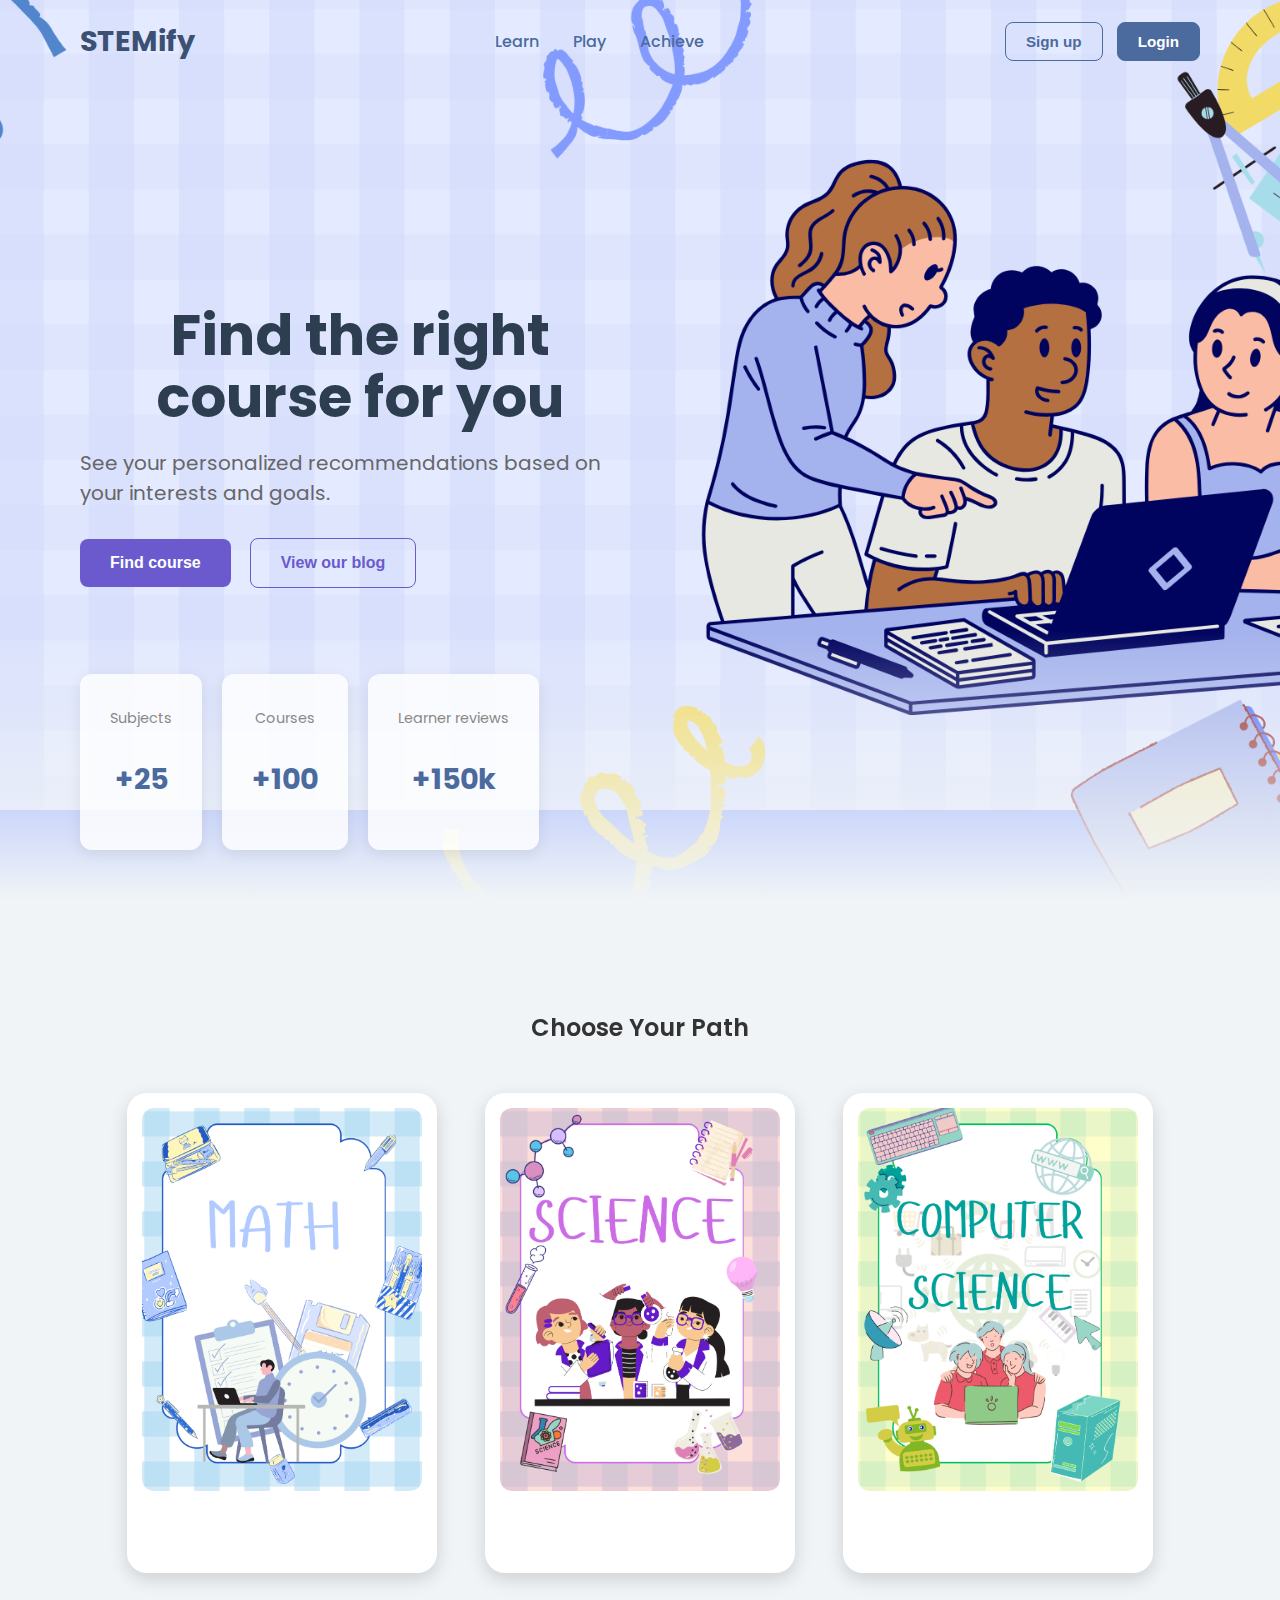
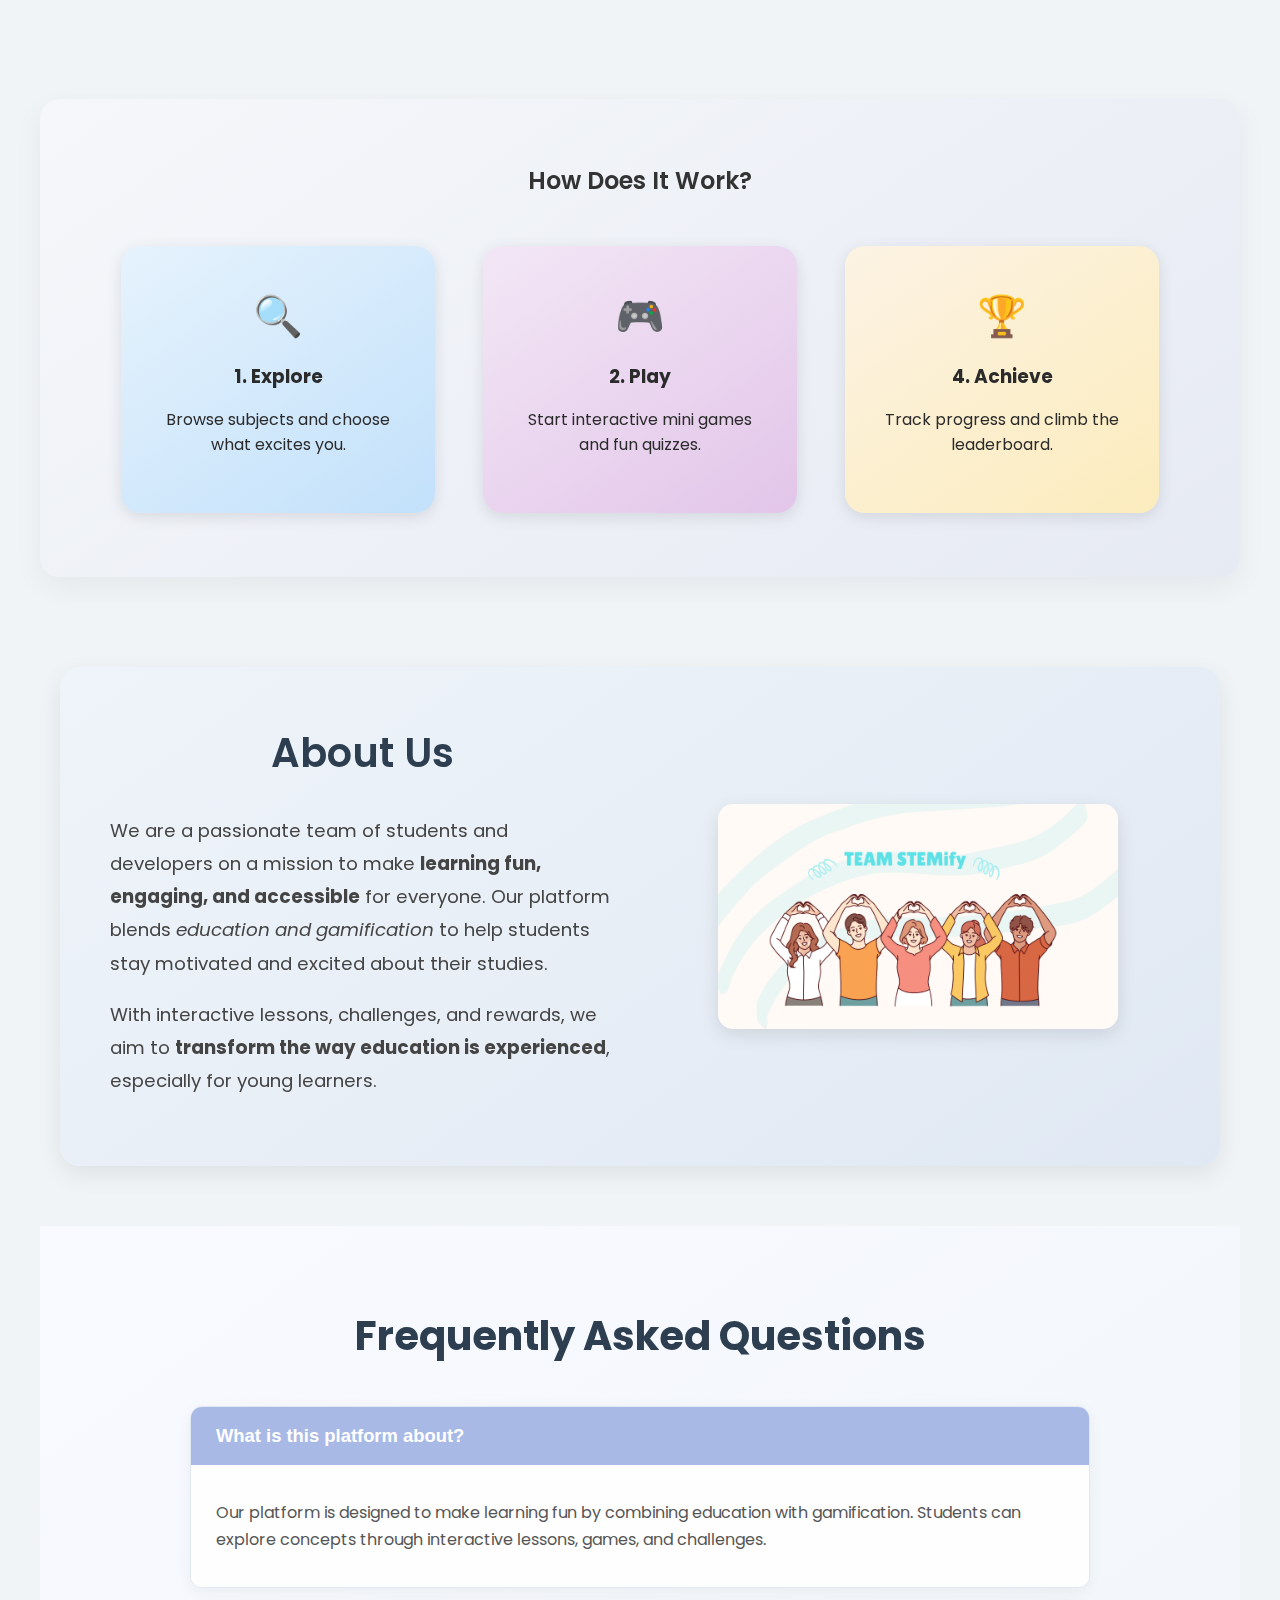
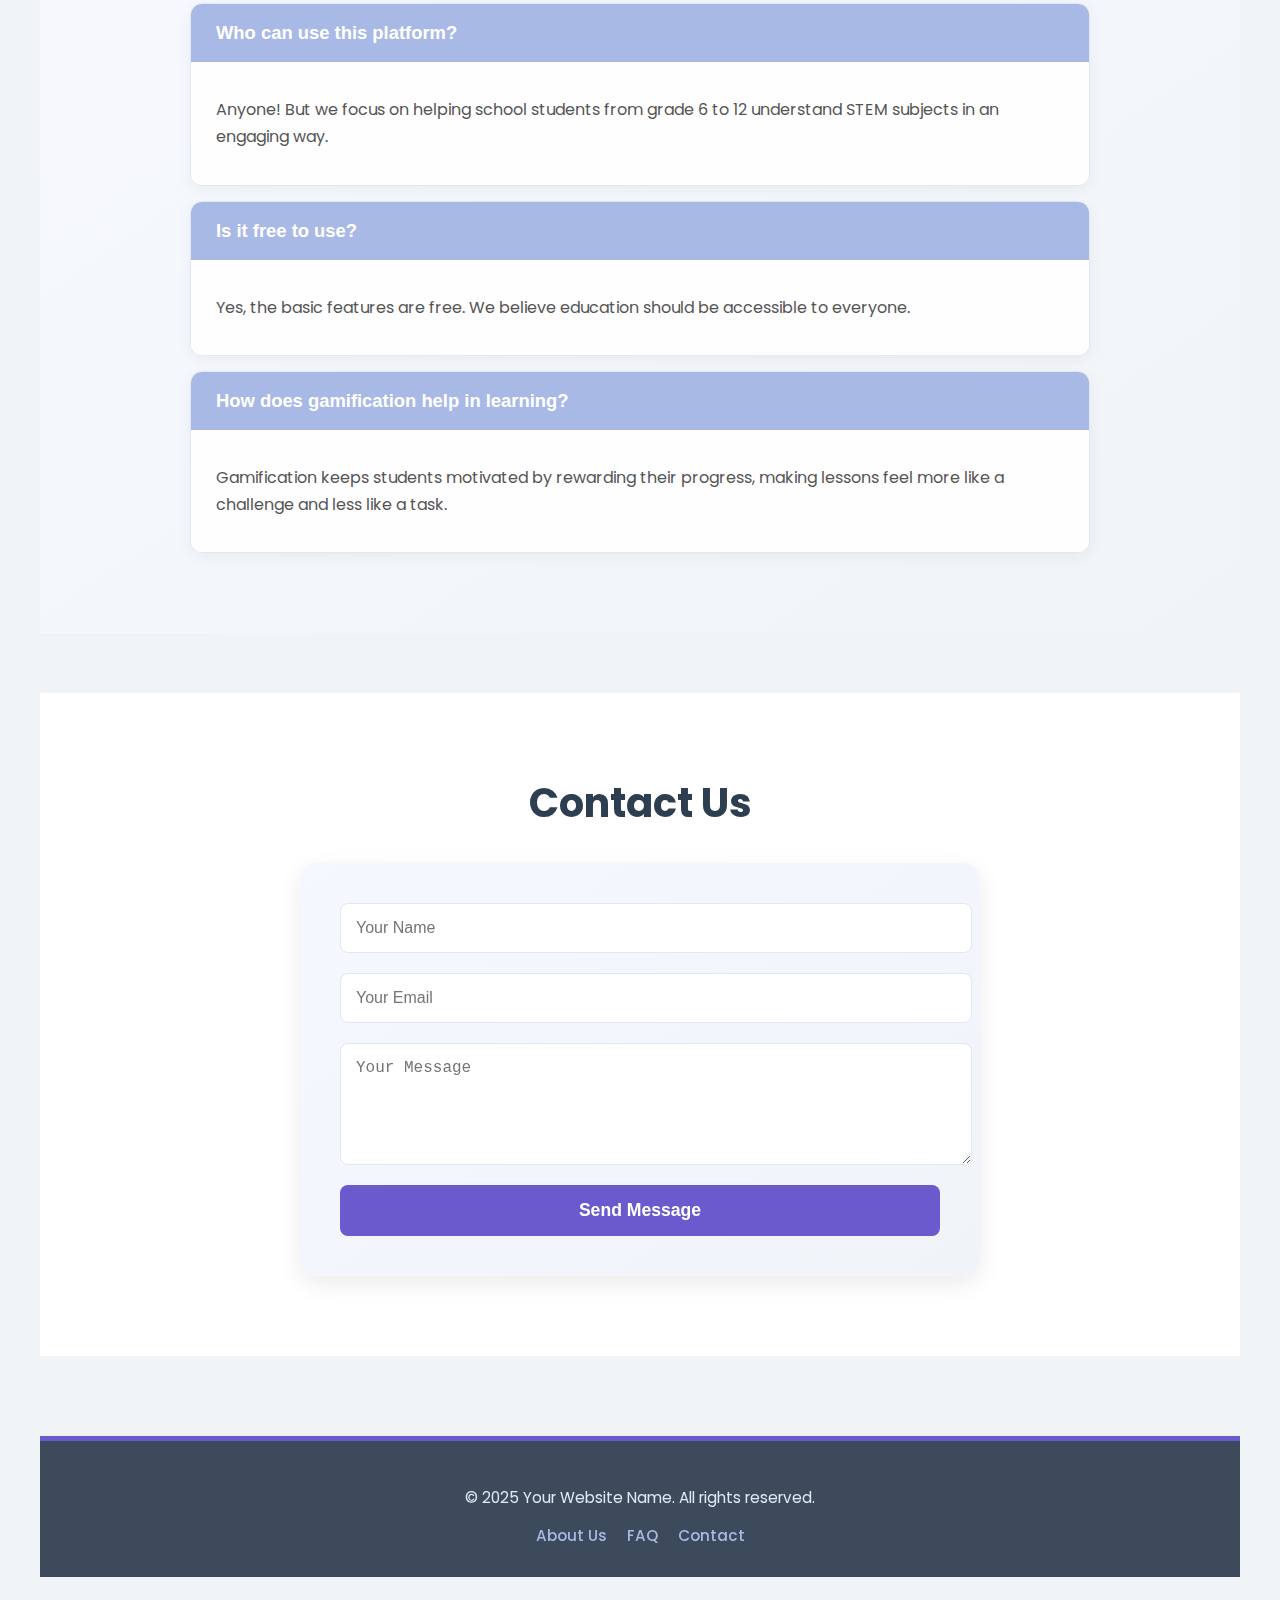
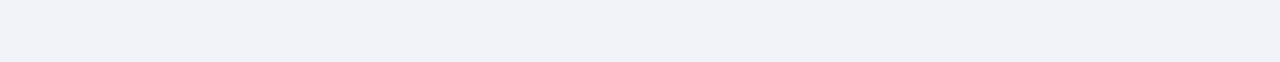
<file: SIH Hackathon/index.html>
<!DOCTYPE html>
<html lang="en">
<head>
    <meta charset="UTF-8">
    <meta name="viewport" content="width=device-width, initial-scale=1.0">
    <title>STEMify</title>
    <link rel="stylesheet" href="style.css">
    <link rel="preconnect" href="https://fonts.googleapis.com">
    <link rel="preconnect" href="https://fonts.gstatic.com" crossorigin>
    <link href="https://fonts.googleapis.com/css2?family=Poppins:wght@400;500;600;700&display=swap" rel="stylesheet">
</head>
<body>

    <div id="shapes-background"></div>

    <header class="hero-header">
        <div class="top-nav">
            <h1 class="logo">STEMify</h1>
            <nav class="main-nav">
                <a href="#">Learn</a>
                <a href="#">Play</a>
                <a href="#">Achieve</a>
            </nav>
            <div class="auth-buttons">
                <button class="nav-btn signup">Sign up</button>
                <button class="nav-btn login">Login</button>
            </div>
        </div>
        <div class="hero-content-area">
            <div class="hero-text-content">
                <h2>Find the right course for you</h2>
                <p>See your personalized recommendations based on your interests and goals.</p>
                <div class="cta-buttons">
                    <button class="cta-btn primary">Find course</button>
                    <button class="cta-btn secondary">View our blog</button>
                </div>
            </div>
            <div class="stat-cards-container">
                <div class="stat-card stat-subjects">
                    <p class="stat-label">Subjects</p>
                    <p class="stat-value">+25</p>
                </div>
                <div class="stat-card stat-courses">
                    <p class="stat-label">Courses</p>
                    <p class="stat-value">+100</p>
                </div>
                <div class="stat-card stat-reviews">
                    <p class="stat-label">Learner reviews</p>
                    <p class="stat-value">+150k</p>
                </div>
            </div>
        </div>
    </header>

    <main class="content-sections">
        <section class="section grade-selection">
    <h2>Choose Your Path</h2>
    <div class="grade-cards-container">

        <a href="#middle-school" class="grade-card">
            <img src="assets/Math.png">
        </a>

        <a href="#high-school" class="grade-card">
            <img src="assets/science.png">
        </a>

        <a href="#advanced-high" class="grade-card">
            <img src="assets/compsci.png">
        </a>

    </div>
</section>


<section class="section how-it-works">
    <h2>How Does It Work?</h2>
    <div class="steps-container">

        <div class="step-card explore-card">
            <span class="step-icon">🔍</span>
            <h3>1. Explore</h3>
            <p>Browse subjects and choose what excites you.</p>
        </div>

        <div class="step-card play-card">
            <span class="step-icon">🎮</span>
            <h3>2. Play</h3>
            <p>Start interactive mini games and fun quizzes.</p>
        </div>

        <div class="step-card achieve-card">
            <span class="step-icon">🏆</span>
            <h3>4. Achieve</h3>
            <p>Track progress and climb the leaderboard.</p>
        </div>

    </div>
</section>

<section class="about-section">
  <div class="about-container">
    <!-- Left side: Text -->
    <div class="about-text">
      <h2>About Us</h2>
      <p>
        We are a passionate team of students and developers on a mission to make 
        <strong>learning fun, engaging, and accessible</strong> for everyone. Our platform blends 
        <em>education and gamification</em> to help students stay motivated and excited about their studies.
      </p>
      <p>
        With interactive lessons, challenges, and rewards, we aim to 
        <strong>transform the way education is experienced</strong>, especially for young learners.
      </p>
    </div>

    <!-- Right side: Image -->
    <div class="about-image">
      <img src="assets/about.png" alt="Team STEMify">
    </div>
  </div>
</section>

<!-- FAQ Section -->
<section class="faq-section">
  <h2>Frequently Asked Questions</h2>
  <div class="faq-container">
    
    <div class="faq-item">
      <button class="faq-question">What is this platform about?</button>
      <div class="faq-answer">
        <p>Our platform is designed to make learning fun by combining education with gamification. Students can explore concepts through interactive lessons, games, and challenges.</p>
      </div>
    </div>

    <div class="faq-item">
      <button class="faq-question">Who can use this platform?</button>
      <div class="faq-answer">
        <p>Anyone! But we focus on helping school students from grade 6 to 12 understand STEM subjects in an engaging way.</p>
      </div>
    </div>

    <div class="faq-item">
      <button class="faq-question">Is it free to use?</button>
      <div class="faq-answer">
        <p>Yes, the basic features are free. We believe education should be accessible to everyone.</p>
      </div>
    </div>

    <div class="faq-item">
      <button class="faq-question">How does gamification help in learning?</button>
      <div class="faq-answer">
        <p>Gamification keeps students motivated by rewarding their progress, making lessons feel more like a challenge and less like a task.</p>
      </div>
    </div>

  </div>
</section>

<!-- Contact Us Section -->
<section id="contact-us" class="contact-section">
  <h2>Contact Us</h2>
  <form class="contact-form">
    <input type="text" placeholder="Your Name" required>
    <input type="email" placeholder="Your Email" required>
    <textarea placeholder="Your Message" rows="5" required></textarea>
    <button type="submit">Send Message</button>
  </form>
</section>

<!-- Footer -->
<footer class="footer">
  <p>&copy; 2025 Your Website Name. All rights reserved.</p>
  <div class="footer-links">
    <a href="#about-us">About Us</a>
    <a href="#faq">FAQ</a>
    <a href="#contact-us">Contact</a>
  </div>
</footer>

    </main>

    <script src="main.js"></script>
</body>
</html>
</file>
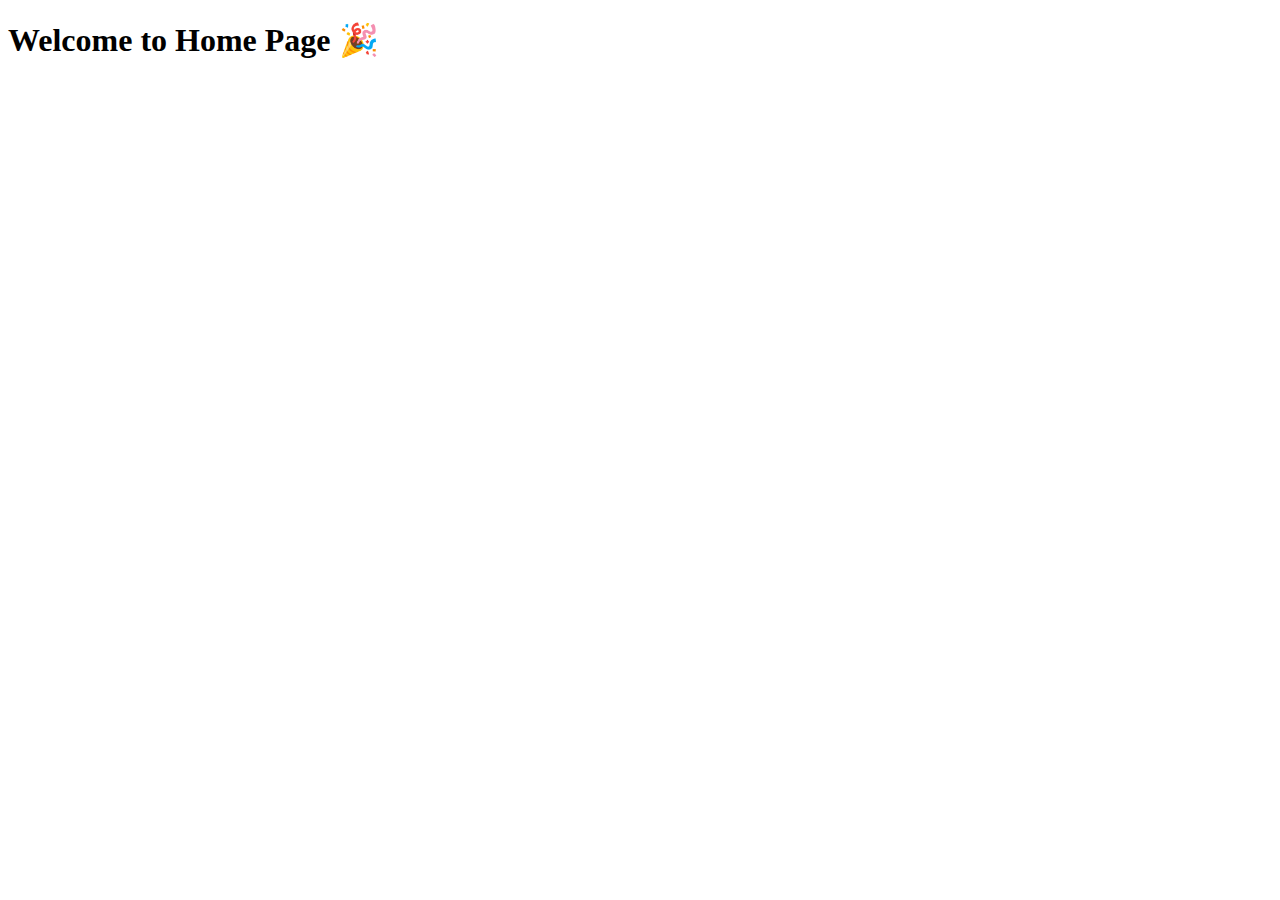
<file: home.html>
<!DOCTYPE html>
<html lang="en">
<head>
  <meta charset="UTF-8">
  <meta name="viewport" content="width=device-width, initial-scale=1.0">
  <title>Home Page</title>
</head>
<body class="flex items-center justify-center h-screen bg-green-100">
  <h1 class="text-3xl font-bold">Welcome to Home Page 🎉</h1>
</body>
</html>
</file>
<file: SIH Hackathon/style.css>
body {
    font-family: 'Poppins', sans-serif;
    margin: 0;
    padding: 0;
    background-color: #f0f4f7;
    color: #2b2b2b;
}

h1, h2, h3 {
    margin: 0;
}

/* --- Hero Section --- */
.hero-header {
    height: 100vh;
    width: 100vw;
    background-image: url('assets/main.png');
    background-size: cover;
    background-position: center;
    background-color: #e6eaf3;
    display: flex;
    flex-direction: column;
    padding: 20px 80px;
    box-sizing: border-box;
    position: relative;
}

.hero-header::before {
    content: '';
    position: absolute;
    bottom: 0;
    left: 0;
    width: 100%;
    height: 30%;
    background: linear-gradient(to top, #f0f4f7, transparent);
    z-index: 0;
}

.top-nav {
    display: flex;
    justify-content: space-between;
    align-items: center;
    width: 100%;
    z-index: 1;
}

.logo {
    font-size: 1.8rem;
    font-weight: 700;
    color: #3b5072;
}

.main-nav a {
    color: #4b6a9e;
    text-decoration: none;
    font-size: 1rem;
    margin: 0 15px;
    font-weight: 500;
}

.auth-buttons .nav-btn {
    border: 1px solid #4b6a9e;
    border-radius: 8px;
    padding: 10px 20px;
    font-weight: 600;
    font-size: 0.95rem;
    cursor: pointer;
    transition: background-color 0.3s, color 0.3s;
}

.auth-buttons .signup {
    background-color: transparent;
    color: #4b6a9e;
    margin-right: 10px;
}

.auth-buttons .login {
    background-color: #4b6a9e;
    color: #fff;
    border-color: #4b6a9e;
}

/* --- Hero Content & Stat Cards --- */
.hero-content-area {
    flex-grow: 1;
    display: flex;
    align-items: center;
    justify-content: flex-start;
    padding-bottom: 50px;
    z-index: 1;
}

.hero-text-content {
    max-width: 50%;
}

.hero-text-content h2 {
    font-size: 3.5rem;
    font-weight: 700;
    line-height: 1.1;
    margin-bottom: 20px;
    color: #2c3e50;
}

.hero-text-content p {
    font-size: 1.25rem;
    line-height: 1.5;
    color: #666;
    margin-bottom: 30px;
}

.cta-buttons .cta-btn {
    border: none;
    border-radius: 8px;
    padding: 15px 30px;
    font-size: 1rem;
    font-weight: 600;
    cursor: pointer;
    transition: transform 0.3s, box-shadow 0.3s;
}

.cta-buttons .primary {
    background-color: #6a5acd;
    color: #fff;
    margin-right: 15px;
}

.cta-buttons .secondary {
    background-color: transparent;
    color: #6a5acd;
    border: 1px solid #6a5acd;
}

.cta-buttons .cta-btn:hover {
    transform: translateY(-3px);
    box-shadow: 0 5px 15px rgba(0, 0, 0, 0.1);
}

.stat-cards-container {
    position: absolute;
    bottom: 50px;
    left: 80px;
    display: flex;
    gap: 20px;
    z-index: 1;
}

.stat-card {
    /* Made transparent to see floating shapes underneath */
    background-color: rgba(255, 255, 255, 0.8);
    border-radius: 12px;
    padding: 20px 30px;
    text-align: center;
    box-shadow: 0 4px 15px rgba(0, 0, 0, 0.08);
}

.stat-card .stat-label {
    font-size: 0.9rem;
    color: #888;
    margin-bottom: 5px;
}

.stat-card .stat-value {
    font-size: 1.8rem;
    font-weight: 700;
    color: #4b6a9e;
}

/* --- Content Sections --- */
.content-sections {
    max-width: 1200px;
    margin: 80px auto;
    padding: 0 20px;
    position: relative;
    z-index: 2;
}

.section {
    /* Made the background transparent so the body's background shows through */
    background-color: transparent;
    border-radius: 15px;
    padding: 30px;
    margin-bottom: 30px;
    box-shadow: none; /* Removed the shadow for a cleaner look */
    position: relative;
    z-index: 2;
}

h2 {
    color: #333;
    font-weight: 600;
    text-align: center;
    margin-top: 0;
    margin-bottom: 25px;
}

/* --- Grade Selection (Updated for Image Cards) --- */
.grade-cards-container {
    display: flex;
    justify-content: center;
    gap: 30px;
    flex-wrap: wrap;
    margin-top: 30px;
}

.grade-card {
    background-color: #fff;
    border-radius: 16px;
    padding: 15px;
    width: 220px;   /* consistent size */
    text-align: center;
    cursor: pointer;
    transition: transform 0.3s, box-shadow 0.3s;
    box-shadow: 0 4px 12px rgba(0,0,0,0.08);
    display: flex;
    flex-direction: column;
    align-items: center;
}

.grade-card img {
    width: 180px;       /* limit image width */
    height: 140px;      /* keep consistent height */
    object-fit: cover;  /* crop to fit nicely */
    border-radius: 12px;
    margin-bottom: 10px;
}

.grade-card span {
    font-size: 1rem;
    font-weight: 600;
    color: #4b6a9e;
}

.grade-card:hover {
    transform: translateY(-5px) scale(1.05);
    box-shadow: 0 8px 20px rgba(0,0,0,0.15);
}
/* Container */
.path-container {
  display: flex;
  justify-content: center; /* Keep them centered */
  gap: 2rem; /* Space between */
  margin: 2rem 0;
}

/* Cards */
.path-card {
  width: 250px;      /* Narrower width */
  height: 400px;     /* Taller height (portrait look) */
  border-radius: 20px;
  overflow: hidden;
  box-shadow: 0 4px 12px rgba(0,0,0,0.15);
  transition: transform 0.3s ease;
  background: white;
}

.path-card img {
  width: 100%;
  height: 100%;
  object-fit: cover;
}

/* Hover zoom effect */
.path-card:hover {
  transform: scale(1.05);
}


/* ==== How It Works Section ==== */
.how-it-works {
    text-align: center;
    padding: 4rem 2rem;
    background: linear-gradient(145deg, #f5f7fa, #e6eaf3);
    border-radius: 20px;
    margin-top: 3rem;
    box-shadow: 0 10px 30px rgba(0, 0, 0, 0.05);
}

.steps-container {
    display: flex;
    justify-content: center;
    gap: 3rem;
    flex-wrap: wrap;
    margin-top: 3rem;
}

.step-card {
    padding: 2.5rem 2rem;
    border-radius: 20px;
    box-shadow: 0 4px 15px rgba(0, 0, 0, 0.1);
    width: 250px;
    transition: transform 0.4s cubic-bezier(0.25, 0.46, 0.45, 0.94), box-shadow 0.4s ease;
    display: flex;
    flex-direction: column;
    align-items: center;
    text-align: center;
    position: relative;
    overflow: hidden;
    z-index: 1;
}

.step-card:hover {
    transform: translateY(-10px) scale(1.03);
    box-shadow: 0 12px 25px rgba(0, 0, 0, 0.15);
}

/* Gradients for each card using pseudo-elements */
.step-card::before {
    content: '';
    position: absolute;
    top: 0;
    left: 0;
    width: 100%;
    height: 100%;
    z-index: -1;
    transition: opacity 0.4s ease;
    opacity: 0.85;
}

.explore-card::before {
    background: linear-gradient(145deg, #e3f2fd, #bbdefb);
}

.play-card::before {
    background: linear-gradient(145deg, #f3e5f5, #e1bee7);
}

.achieve-card::before {
    background: linear-gradient(145deg, #fff3e0, #ffecb3);
}

.step-card:hover::before {
    opacity: 1;
}

.step-icon {
    font-size: 2.5rem;
    margin-bottom: 1rem;
    color: #4b6a9e;
    transition: color 0.3s ease;
}

/* ==== About Us Section ==== */
.about-section {
    display: flex;
    justify-content: center;
    align-items: center;
    padding: 60px 20px;
}

.about-container {
    display: flex;
    align-items: center;
    justify-content: space-between;
    max-width: 1100px;
    width: 100%;
    /* Changed to a very light, subtle blue for a softer, more welcoming feel */
    background: linear-gradient(145deg, #eef4f9, #e0e8f3);
    border-radius: 20px;
    box-shadow: 0 8px 25px rgba(0, 0, 0, 0.08);
    padding: 50px;
    gap: 50px;
}

.about-text {
    flex: 1;
    font-size: 1.15rem;
    line-height: 1.8;
    color: #444;
}

.about-text h2 {
    font-size: 2.5rem;
    margin-bottom: 25px;
    color: #2c3e50;
}

.about-text b {
    color: #6a5acd;
    font-weight: 700;
}

.about-image {
    flex: 1;
    display: flex;
    justify-content: center;
}

.about-image img {
    width: 100%;
    max-width: 400px;
    border-radius: 15px;
    box-shadow: 0 6px 18px rgba(0, 0, 0, 0.1);
}

 /*FAQ SECTION*/
/* --- FAQ SECTION --- */
.faq-section {
    padding: 80px 20px;
    /* Use a light, soft background to separate it from the contact section */
    background: linear-gradient(145deg, #f8faff, #f0f4f7);
    text-align: center;
}

.faq-section h2 {
    font-size: 2.5rem;
    margin-bottom: 40px;
    color: #2c3e50;
    font-weight: 700;
}

.faq-container {
    max-width: 900px;
    margin: 0 auto;
    text-align: left;
    display: flex; /* Use flexbox to improve spacing */
    flex-direction: column;
    gap: 15px; /* Add space between items */
}

.faq-item {
    border-radius: 12px;
    overflow: hidden;
    /* Use a very light border and shadow for a clean card look */
    border: 1px solid #e0e8f3;
    background: #fff;
    box-shadow: 0 4px 15px rgba(0, 0, 0, 0.05);
}

.faq-question {
    width: 100%;
    /* Soften the background color and add hover transition */
    background: #a9b9e6; 
    color: #fff;
    text-align: left;
    padding: 18px 25px;
    font-size: 1.15rem;
    border: none;
    cursor: pointer;
    font-weight: 600;
    transition: background 0.3s ease;
    display: flex;
    justify-content: space-between;
    align-items: center;
}

.faq-question:hover {
    /* Use your primary purple for a consistent brand feel on hover */
    background: #6a5acd;
}

.faq-answer {
    padding: 18px 25px;
    background: #fefefe;
    color: #555;
    font-size: 1rem;
    line-height: 1.7;
    /* Transition for smooth reveal */
    transition: all 0.4s ease;
}

/* ==== Contact Section ==== */
/* --- CONTACT SECTION --- */
.contact-section {
    padding: 80px 20px;
    background-color: #ffffff;
    text-align: center;
    margin-top: 60px; /* Add this line for spacing */
}

.contact-section h2 {
    font-size: 2.5rem;
    margin-bottom: 30px;
    color: #2c3e50;
    font-weight: 700;
}

.contact-form {
    max-width: 600px;
    margin: 0 auto;
    display: flex;
    flex-direction: column;
    gap: 20px;
    /* Apply a very subtle, soft gradient to the form container */
    background: linear-gradient(145deg, #f5f8ff, #f0f4f9);
    border-radius: 16px;
    box-shadow: 0 8px 25px rgba(0, 0, 0, 0.08);
    padding: 40px;
    transition: transform 0.3s ease, box-shadow 0.3s ease;
}

.contact-form:hover {
    transform: translateY(-5px);
    box-shadow: 0 12px 30px rgba(0, 0, 0, 0.1);
}

.contact-form input,
.contact-form textarea {
    padding: 15px;
    border-radius: 8px;
    border: 1px solid #e0e8f3; /* Softer border color */
    background-color: #ffffff; /* White input background */
    font-size: 1rem;
    width: 100%;
    transition: border-color 0.3s ease, box-shadow 0.3s ease;
}

.contact-form input:focus,
.contact-form textarea:focus {
    outline: none;
    border-color: #6a5acd; /* Highlight the border with the brand purple */
    box-shadow: 0 0 0 3px rgba(106, 90, 205, 0.2);
}

.contact-form button {
    background: #6a5acd;
    color: white;
    padding: 15px;
    border: none;
    border-radius: 8px;
    cursor: pointer;
    font-weight: 600;
    font-size: 1.1rem;
    transition: 0.3s ease;
}

.contact-form button:hover {
    background: #5544b3;
    transform: translateY(-2px);
}

/* ==== Footer ==== */
/* ==== Footer ==== */
footer.footer {
    /* Use a softer, lighter shade of dark blue/gray that blends better */
    background: #3c4a5c;
    color: #e0e8f3;
    text-align: center;
    padding: 30px 10px;
    margin-top: 80px;
    font-size: 0.95rem;
    border-top: 5px solid #6a5acd;
}

.footer-links {
    margin-top: 15px;
    display: flex;
    justify-content: center;
    gap: 20px;
}

.footer-links a {
    color: #a9b9e6;
    text-decoration: none;
    font-weight: 500;
    transition: color 0.3s ease;
}

.footer-links a:hover {
    color: #ffffff;
    text-decoration: underline;
}


/* --- Floating Shapes --- */
#shapes-background {
    position: fixed;
    top: 0;
    left: 0;
    width: 100%;
    height: 100%;
    overflow: hidden;
    z-index: -1;
    pointer-events: none;
}

.floating-shape {
    position: absolute;
    background-color: rgba(106, 175, 255, 0.3);
    border-radius: 50%;
    opacity: 0.8;
    animation: float 20s ease-in-out infinite, rotate 30s linear infinite;
}

.floating-shape.triangle {
    width: 0;
    height: 0;
    border-left: 35px solid transparent;
    border-right: 35px solid transparent;
    border-bottom: 60.6px solid rgba(106, 175, 255, 0.3);
    border-radius: 0;
}

.floating-shape.square {
    border-radius: 10%;
}

.floating-shape.star {
    clip-path: polygon(50% 0%, 61% 35%, 98% 35%, 68% 57%, 79% 91%, 50% 70%, 21% 91%, 32% 57%, 2% 35%, 39% 35%);
    background-color: rgba(255, 204, 106, 0.3);
}

@keyframes float {
    0% { transform: translateY(0) rotate(0deg); opacity: 0.8; }
    50% { transform: translateY(-500px) rotate(180deg); opacity: 0.4; }
    100% { transform: translateY(0) rotate(360deg); opacity: 0.8; }
}

@keyframes rotate {
    from { transform: rotate(0deg); }
    to { transform: rotate(360deg); }
}

/* Responsive Adjustments */
@media (max-width: 1200px) {
    .hero-header {
        padding: 20px 40px;
    }
    .hero-text-content {
        max-width: 60%;
    }
    .stat-cards-container {
        left: 40px;
    }
}

@media (max-width: 768px) {
    .hero-header {
        height: auto;
        padding: 20px;
        flex-direction: column;
        justify-content: flex-start;
        text-align: center;
    }
    .top-nav {
        flex-direction: column;
        gap: 15px;
    }
    .main-nav {
        order: 3;
    }
    .auth-buttons {
        order: 2;
    }
    .logo {
        order: 1;
    }
    .hero-content-area {
        flex-direction: column;
        justify-content: center;
        padding-bottom: 20px;
    }
    .hero-text-content {
        max-width: 100%;
    }
    .hero-text-content h2 {
        font-size: 2.5rem;
        margin-top: 40px;
    }
    .hero-text-content p {
        font-size: 1rem;
    }
    .stat-cards-container {
        position: relative;
        bottom: 0;
        left: 0;
        margin-top: 30px;
        flex-direction: column;
        align-items: center;
        gap: 15px;
    }
    .stat-card {
        width: 80%;
    }
    .grade-cards-container, .achievements-list {
        flex-direction: column;
        align-items: center;
    }
    .grade-card {
        width: 100%;
        max-width: 350px;
    }
}
/* === Choose Your Path Cards (Updated Portrait Style) === */
.grade-cards-container {
  display: flex;
  justify-content: center;
  align-items: stretch;
  gap: 3rem;
  margin: 3rem 0;
  flex-wrap: nowrap;
}

.grade-card {
  width: 280px;
  height: 450px;
  border-radius: 20px;
  overflow: hidden;
  box-shadow: 0 6px 18px rgba(0,0,0,0.15);
  transition: transform 0.3s ease;
  background: white;
  display: flex;
  flex-direction: column;
}

.grade-card img {
  width: 100%;
  height: 85%;
  object-fit: cover;
}

.grade-card span {
  display: block;
  text-align: center;
  padding: 10px;
  font-size: 1.1rem;
  font-weight: 600;
  color: #4b6a9e;
}

.grade-card:hover {
  transform: scale(1.05);
}
</file>
